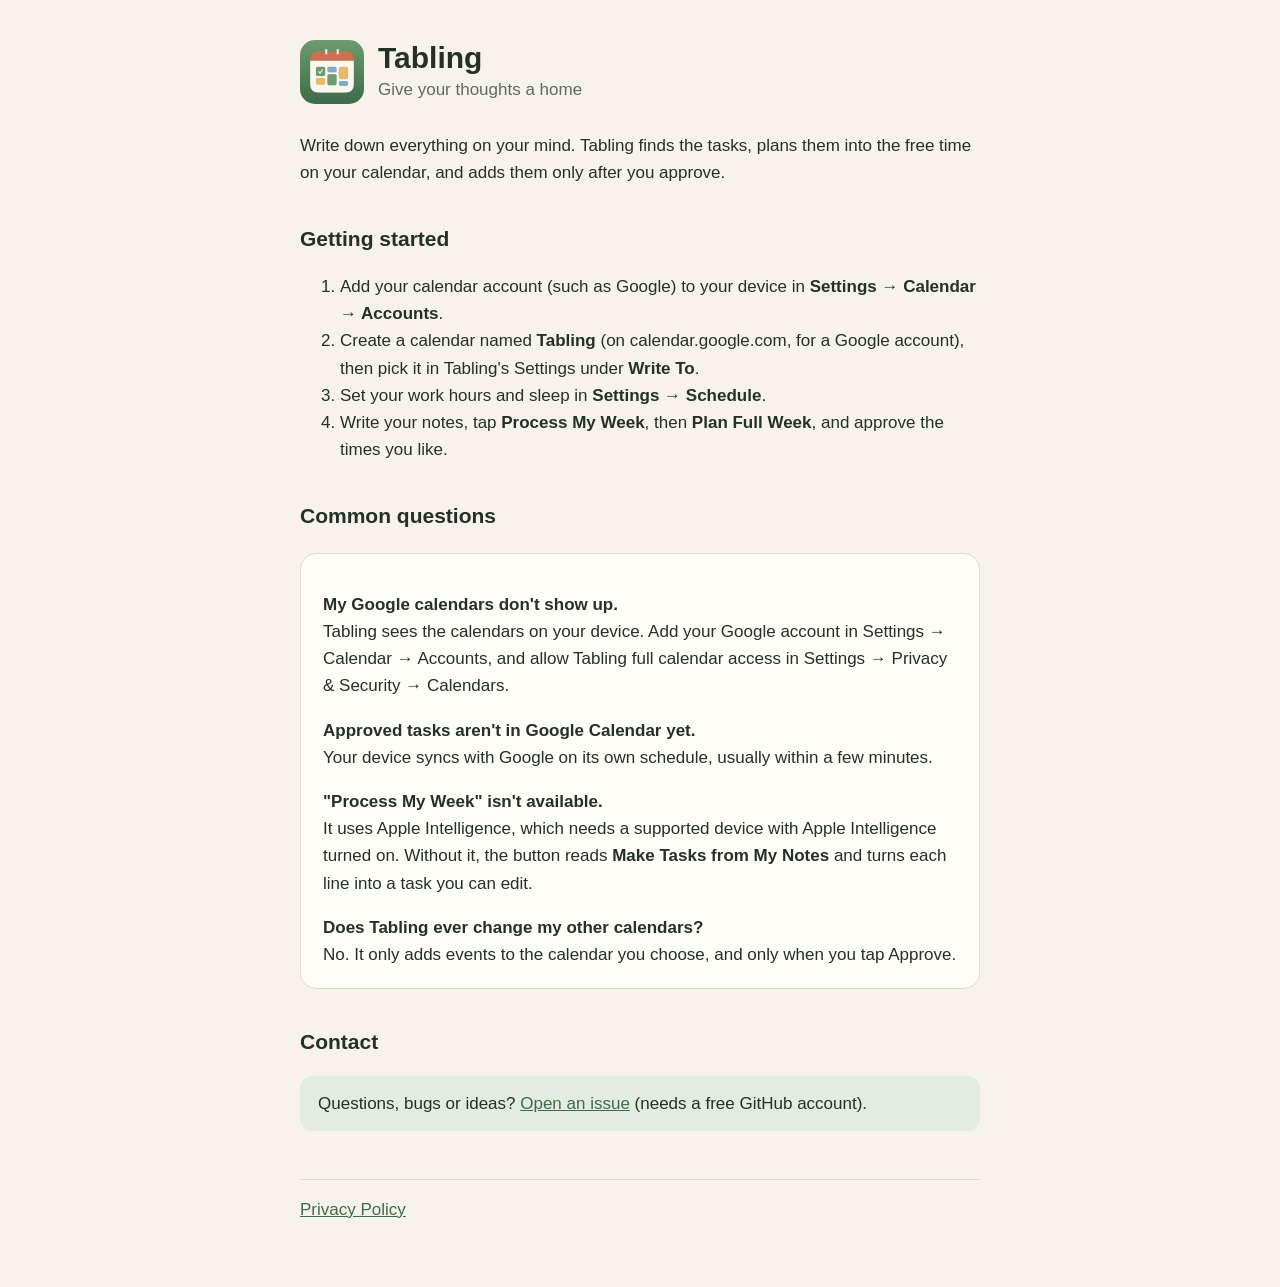
<file: index.html>
<!doctype html>
<html lang="en">
<head>
  <meta charset="utf-8">
  <meta name="viewport" content="width=device-width, initial-scale=1">
  <title>Tabling Support</title>
  <meta name="description" content="Tabling: give your thoughts a home. A weekly planner that turns a brain dump into a planned week.">
  <link rel="stylesheet" href="style.css">
  <link rel="icon" href="icon.png">
</head>
<body>
<main>
  <header>
    <img src="icon.png" alt="">
    <div>
      <h1>Tabling</h1>
      <p class="muted" style="margin:0">Give your thoughts a home</p>
    </div>
  </header>

  <p>Write down everything on your mind. Tabling finds the tasks, plans them into the free time on your calendar, and adds them only after you approve.</p>

  <h2>Getting started</h2>
  <ol>
    <li>Add your calendar account (such as Google) to your device in <strong>Settings → Calendar → Accounts</strong>.</li>
    <li>Create a calendar named <strong>Tabling</strong> (on calendar.google.com, for a Google account), then pick it in Tabling's Settings under <strong>Write To</strong>.</li>
    <li>Set your work hours and sleep in <strong>Settings → Schedule</strong>.</li>
    <li>Write your notes, tap <strong>Process My Week</strong>, then <strong>Plan Full Week</strong>, and approve the times you like.</li>
  </ol>

  <h2>Common questions</h2>
  <div class="card">
    <p><strong>My Google calendars don't show up.</strong><br>
    Tabling sees the calendars on your device. Add your Google account in Settings → Calendar → Accounts, and allow Tabling full calendar access in Settings → Privacy &amp; Security → Calendars.</p>
    <p><strong>Approved tasks aren't in Google Calendar yet.</strong><br>
    Your device syncs with Google on its own schedule, usually within a few minutes.</p>
    <p><strong>"Process My Week" isn't available.</strong><br>
    It uses Apple Intelligence, which needs a supported device with Apple Intelligence turned on. Without it, the button reads <strong>Make Tasks from My Notes</strong> and turns each line into a task you can edit.</p>
    <p style="margin-bottom:0"><strong>Does Tabling ever change my other calendars?</strong><br>
    No. It only adds events to the calendar you choose, and only when you tap Approve.</p>
  </div>

  <h2>Contact</h2>
  <p class="callout">Questions, bugs or ideas? <a href="https://github.com/Kurtzy32/tabling-site/issues/new">Open an issue</a> (needs a free GitHub account).</p>

  <nav>
    <a href="privacy.html">Privacy Policy</a>
  </nav>
</main>
</body>
</html>
</file>
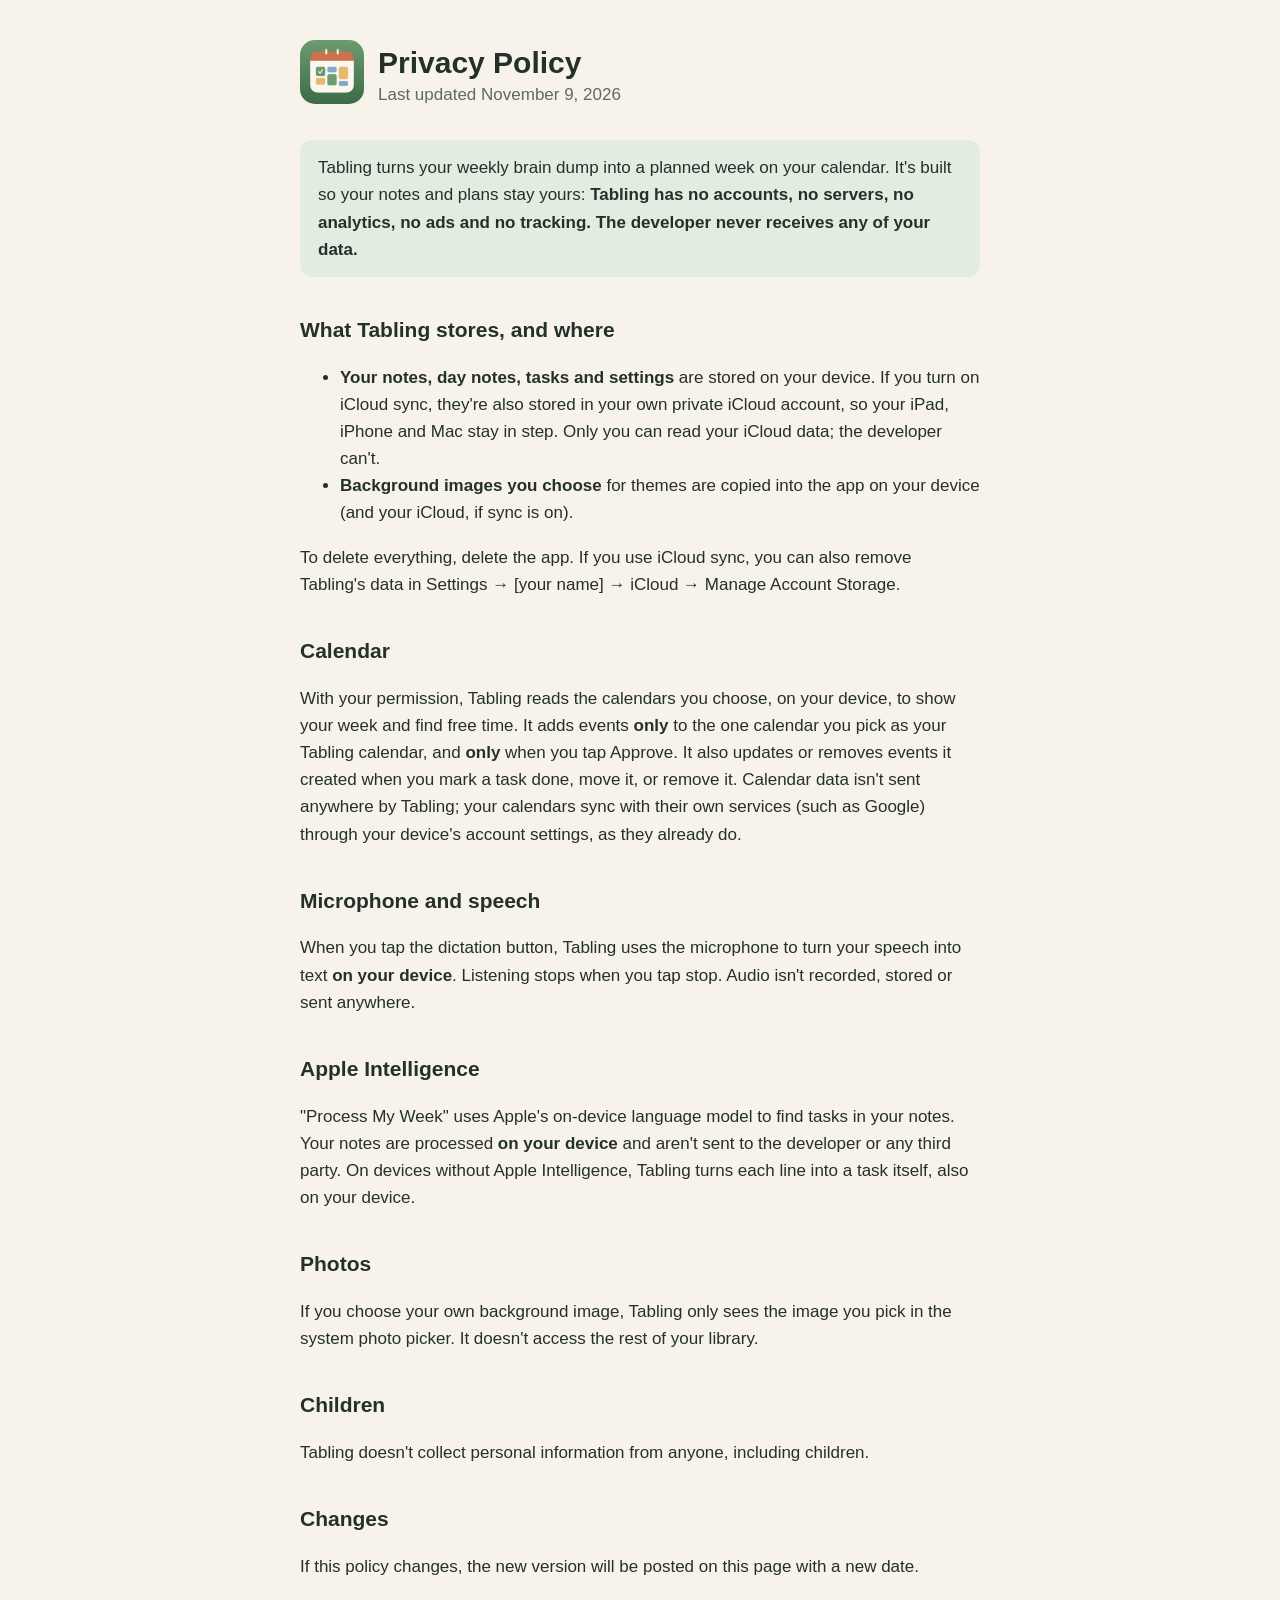
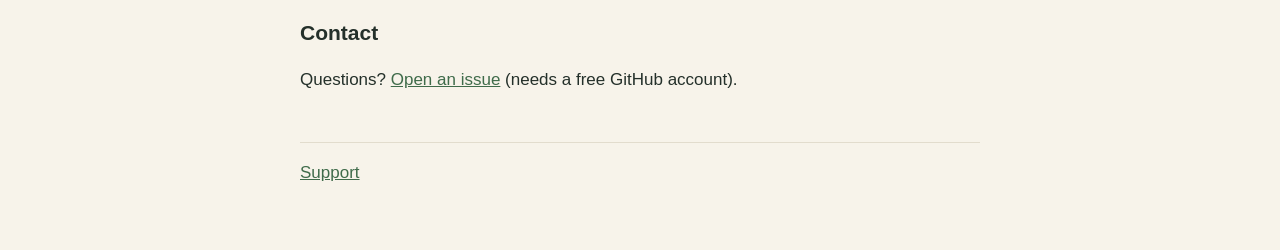
<file: privacy.html>
<!doctype html>
<html lang="en">
<head>
  <meta charset="utf-8">
  <meta name="viewport" content="width=device-width, initial-scale=1">
  <title>Tabling Privacy Policy</title>
  <meta name="description" content="Tabling has no accounts, servers, analytics, ads or tracking. Your notes stay on your device and in your own iCloud.">
  <link rel="stylesheet" href="style.css">
  <link rel="icon" href="icon.png">
</head>
<body>
<main>
  <header>
    <a href="./"><img src="icon.png" alt="Tabling"></a>
    <div>
      <h1>Privacy Policy</h1>
      <p class="muted" style="margin:0">Last updated November 9, 2026</p>
    </div>
  </header>

  <p class="callout">Tabling turns your weekly brain dump into a planned week on your calendar. It's built so your notes and plans stay yours: <strong>Tabling has no accounts, no servers, no analytics, no ads and no tracking. The developer never receives any of your data.</strong></p>

  <h2>What Tabling stores, and where</h2>
  <ul>
    <li><strong>Your notes, day notes, tasks and settings</strong> are stored on your device. If you turn on iCloud sync, they're also stored in your own private iCloud account, so your iPad, iPhone and Mac stay in step. Only you can read your iCloud data; the developer can't.</li>
    <li><strong>Background images you choose</strong> for themes are copied into the app on your device (and your iCloud, if sync is on).</li>
  </ul>
  <p>To delete everything, delete the app. If you use iCloud sync, you can also remove Tabling's data in Settings → [your name] → iCloud → Manage Account Storage.</p>

  <h2>Calendar</h2>
  <p>With your permission, Tabling reads the calendars you choose, on your device, to show your week and find free time. It adds events <strong>only</strong> to the one calendar you pick as your Tabling calendar, and <strong>only</strong> when you tap Approve. It also updates or removes events it created when you mark a task done, move it, or remove it. Calendar data isn't sent anywhere by Tabling; your calendars sync with their own services (such as Google) through your device's account settings, as they already do.</p>

  <h2>Microphone and speech</h2>
  <p>When you tap the dictation button, Tabling uses the microphone to turn your speech into text <strong>on your device</strong>. Listening stops when you tap stop. Audio isn't recorded, stored or sent anywhere.</p>

  <h2>Apple Intelligence</h2>
  <p>"Process My Week" uses Apple's on-device language model to find tasks in your notes. Your notes are processed <strong>on your device</strong> and aren't sent to the developer or any third party. On devices without Apple Intelligence, Tabling turns each line into a task itself, also on your device.</p>

  <h2>Photos</h2>
  <p>If you choose your own background image, Tabling only sees the image you pick in the system photo picker. It doesn't access the rest of your library.</p>

  <h2>Children</h2>
  <p>Tabling doesn't collect personal information from anyone, including children.</p>

  <h2>Changes</h2>
  <p>If this policy changes, the new version will be posted on this page with a new date.</p>

  <h2>Contact</h2>
  <p>Questions? <a href="https://github.com/Kurtzy32/tabling-site/issues/new">Open an issue</a> (needs a free GitHub account).</p>

  <nav>
    <a href="./">Support</a>
  </nav>
</main>
</body>
</html>
</file>
<file: style.css>
:root {
  --bg: #f7f3ea;
  --card: #fffdf7;
  --text: #24302a;
  --muted: #5d6a62;
  --accent: #3f6b4a;
  --accent-soft: #e3ece0;
  --rule: #e2dccd;
}

@media (prefers-color-scheme: dark) {
  :root {
    --bg: #161c18;
    --card: #1f2722;
    --text: #e9efe9;
    --muted: #a7b3ab;
    --accent: #8fc097;
    --accent-soft: #26332a;
    --rule: #33403a;
  }
}

* { box-sizing: border-box; }

body {
  margin: 0;
  background: var(--bg);
  color: var(--text);
  font: 17px/1.6 -apple-system, BlinkMacSystemFont, "SF Pro Text", "Segoe UI", Roboto, sans-serif;
  -webkit-text-size-adjust: 100%;
}

main {
  max-width: 720px;
  margin: 0 auto;
  padding: 40px 20px 64px;
}

header {
  display: flex;
  align-items: center;
  gap: 14px;
  margin-bottom: 28px;
}

header img {
  width: 64px;
  height: 64px;
  border-radius: 15px;
}

header a { color: inherit; text-decoration: none; }

h1 { font-size: 30px; line-height: 1.2; margin: 0; }
h2 { font-size: 21px; margin: 36px 0 8px; }
p, li { color: var(--text); }
.muted { color: var(--muted); }

.card {
  background: var(--card);
  border: 1px solid var(--rule);
  border-radius: 16px;
  padding: 20px 22px;
  margin: 20px 0;
}

.callout {
  background: var(--accent-soft);
  border-radius: 12px;
  padding: 14px 18px;
}

a { color: var(--accent); }

nav {
  margin-top: 48px;
  padding-top: 16px;
  border-top: 1px solid var(--rule);
  display: flex;
  gap: 20px;
  flex-wrap: wrap;
}
</file>
